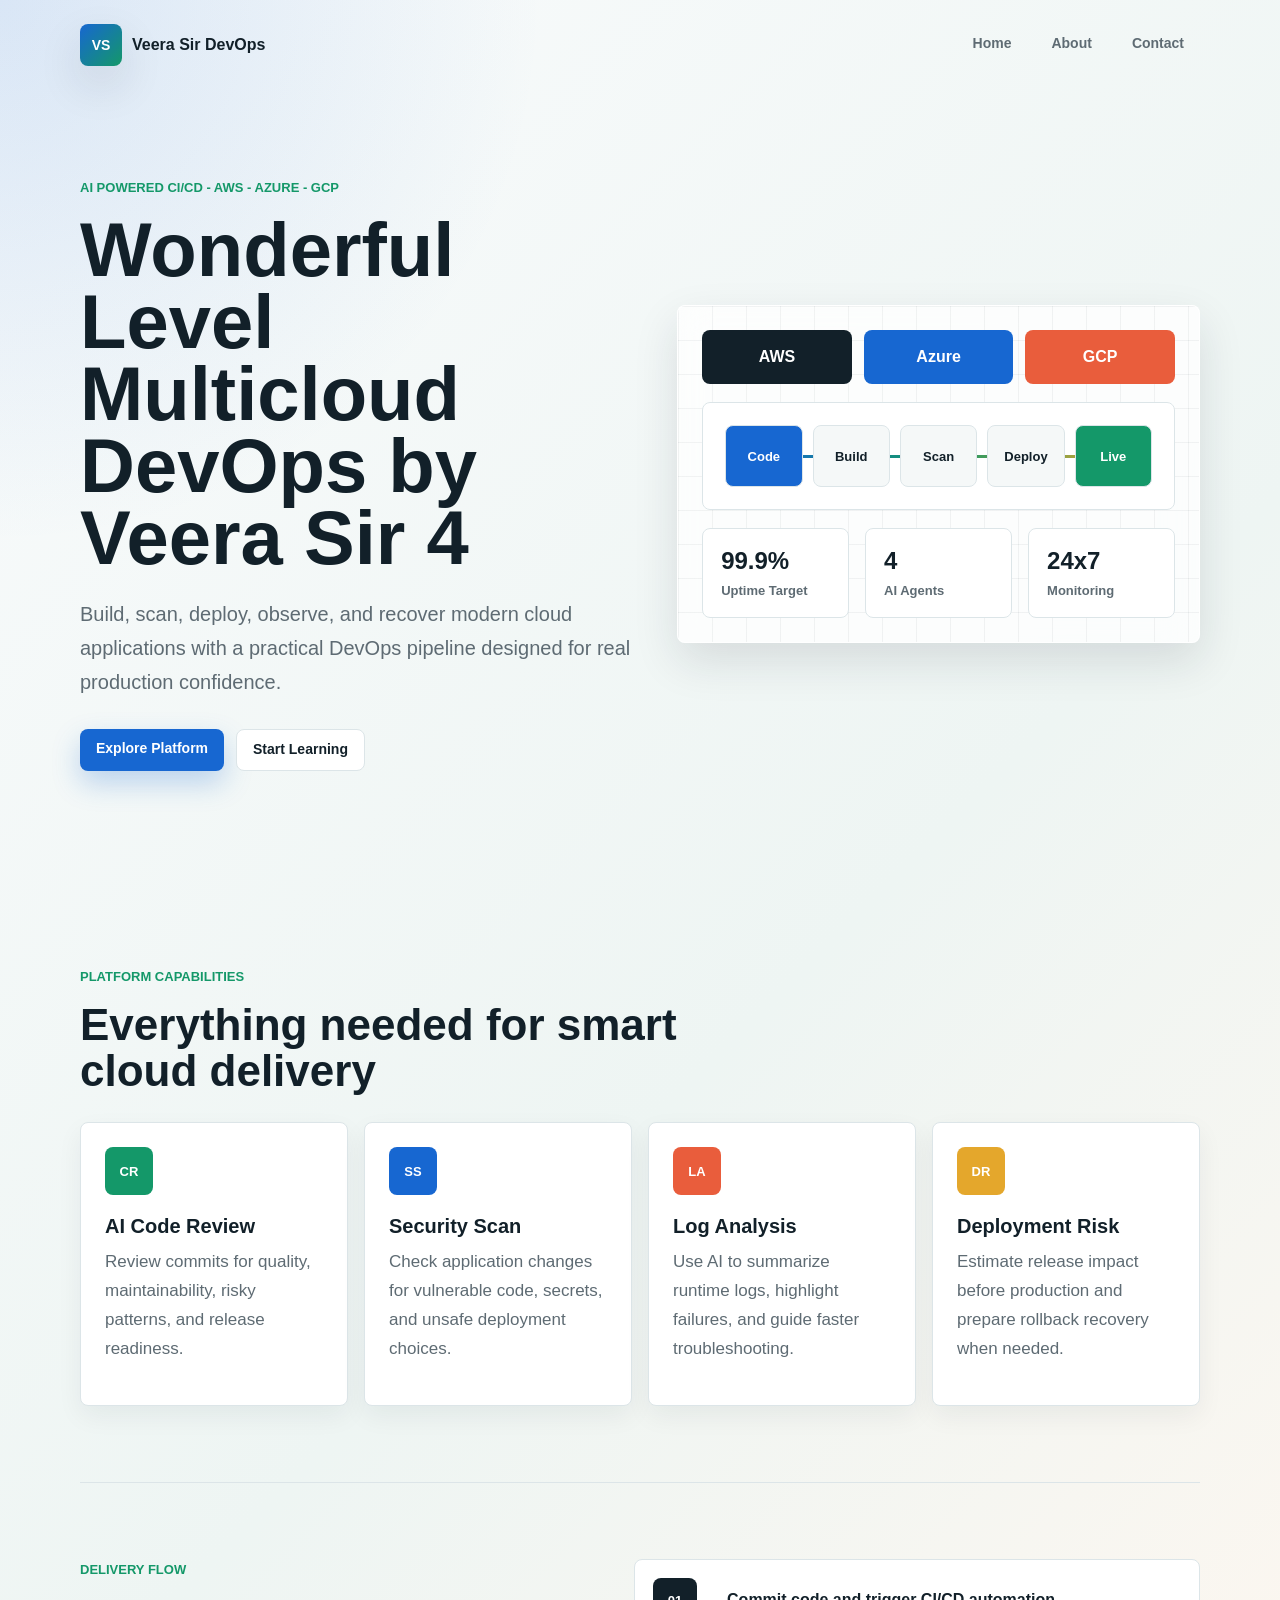
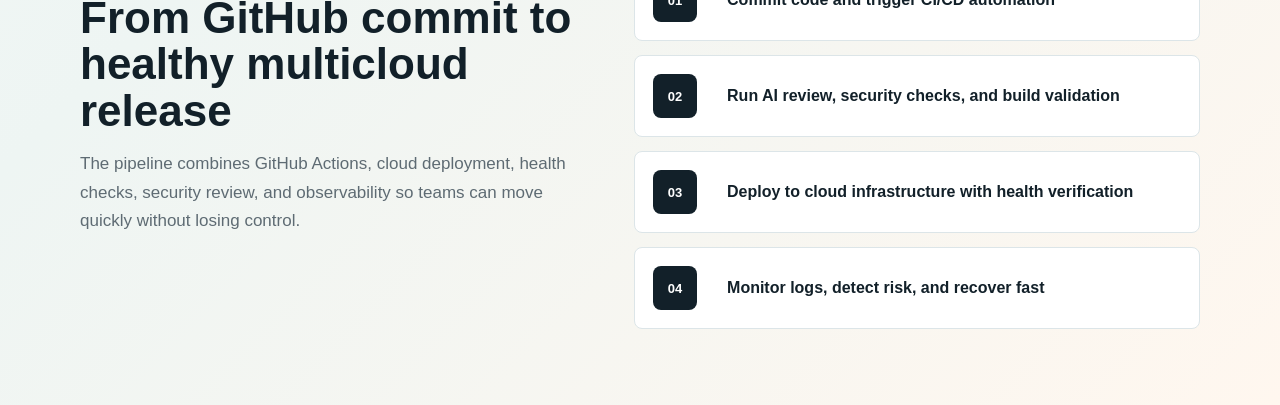
<file: templates/index.html>
<!DOCTYPE html>
<html lang="en">
<head>
    <meta charset="UTF-8">
    <meta name="viewport" content="width=device-width, initial-scale=1.0">
    <title>Multicloud DevOps by Veera Sir</title>
    <link rel="stylesheet" href="/static/style.css">
</head>

<body>
    <header class="site-header">
        <a class="brand" href="/">
            <span class="brand-mark">VS</span>
            <span>Veera Sir DevOps</span>
        </a>

        <nav class="nav-links" aria-label="Primary navigation">
            <a href="/">Home</a>
            <a href="/about">About</a>
            <a href="/contact">Contact</a>
        </nav>
    </header>

    <main>
        <section class="hero">
            <div class="hero-copy">
                <p class="eyebrow">AI powered CI/CD - AWS - Azure - GCP</p>
                <h1>Wonderful Level Multicloud DevOps by Veera Sir 4</h1>
                <p class="hero-text">
                    Build, scan, deploy, observe, and recover modern cloud applications with a practical
                    DevOps pipeline designed for real production confidence.
                </p>

                <div class="hero-actions">
                    <a class="button primary" href="/about">Explore Platform</a>
                    <a class="button secondary" href="/contact">Start Learning</a>
                </div>
            </div>

            <div class="ops-visual" aria-label="Multicloud DevOps pipeline status">
                <div class="cloud-row">
                    <span>AWS</span>
                    <span>Azure</span>
                    <span>GCP</span>
                </div>
                <div class="pipeline-card">
                    <div class="pipeline-line"></div>
                    <div class="node active">Code</div>
                    <div class="node">Build</div>
                    <div class="node">Scan</div>
                    <div class="node">Deploy</div>
                    <div class="node success">Live</div>
                </div>
                <div class="status-grid">
                    <div>
                        <strong>99.9%</strong>
                        <span>Uptime Target</span>
                    </div>
                    <div>
                        <strong>4</strong>
                        <span>AI Agents</span>
                    </div>
                    <div>
                        <strong>24x7</strong>
                        <span>Monitoring</span>
                    </div>
                </div>
            </div>
        </section>

        <section class="section">
            <div class="section-heading">
                <p class="eyebrow">Platform Capabilities</p>
                <h2>Everything needed for smart cloud delivery</h2>
            </div>

            <div class="feature-grid">
                <article class="feature-card">
                    <span class="feature-icon">CR</span>
                    <h3>AI Code Review</h3>
                    <p>Review commits for quality, maintainability, risky patterns, and release readiness.</p>
                </article>
                <article class="feature-card">
                    <span class="feature-icon">SS</span>
                    <h3>Security Scan</h3>
                    <p>Check application changes for vulnerable code, secrets, and unsafe deployment choices.</p>
                </article>
                <article class="feature-card">
                    <span class="feature-icon">LA</span>
                    <h3>Log Analysis</h3>
                    <p>Use AI to summarize runtime logs, highlight failures, and guide faster troubleshooting.</p>
                </article>
                <article class="feature-card">
                    <span class="feature-icon">DR</span>
                    <h3>Deployment Risk</h3>
                    <p>Estimate release impact before production and prepare rollback recovery when needed.</p>
                </article>
            </div>
        </section>

        <section class="section split-section">
            <div>
                <p class="eyebrow">Delivery Flow</p>
                <h2>From GitHub commit to healthy multicloud release</h2>
                <p>
                    The pipeline combines GitHub Actions, cloud deployment, health checks, security review,
                    and observability so teams can move quickly without losing control.
                </p>
            </div>

            <ol class="timeline">
                <li><span>01</span> Commit code and trigger CI/CD automation</li>
                <li><span>02</span> Run AI review, security checks, and build validation</li>
                <li><span>03</span> Deploy to cloud infrastructure with health verification</li>
                <li><span>04</span> Monitor logs, detect risk, and recover fast</li>
            </ol>
        </section>
    </main>
</body>
</html>
</file>
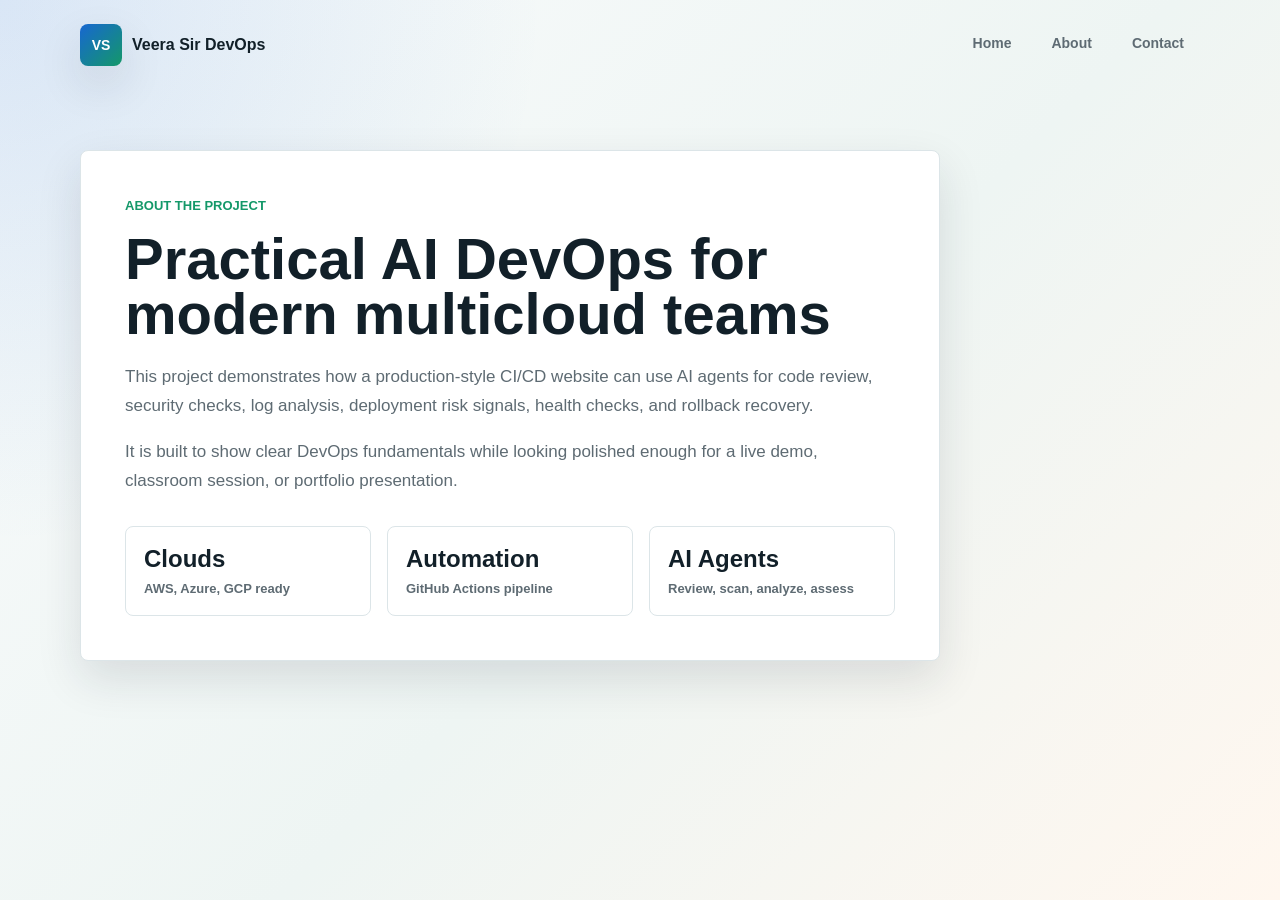
<file: templates/about.html>
<!DOCTYPE html>
<html lang="en">
<head>
    <meta charset="UTF-8">
    <meta name="viewport" content="width=device-width, initial-scale=1.0">
    <title>About | Multicloud DevOps by Veera Sir</title>
    <link rel="stylesheet" href="/static/style.css">
</head>

<body>
    <header class="site-header">
        <a class="brand" href="/">
            <span class="brand-mark">VS</span>
            <span>Veera Sir DevOps</span>
        </a>

        <nav class="nav-links" aria-label="Primary navigation">
            <a href="/">Home</a>
            <a href="/about">About</a>
            <a href="/contact">Contact</a>
        </nav>
    </header>

    <main class="page-shell">
        <section class="content-panel">
            <p class="eyebrow">About the Project</p>
            <h1>Practical AI DevOps for modern multicloud teams</h1>
            <p>
                This project demonstrates how a production-style CI/CD website can use AI agents for code
                review, security checks, log analysis, deployment risk signals, health checks, and rollback
                recovery.
            </p>
            <p>
                It is built to show clear DevOps fundamentals while looking polished enough for a live demo,
                classroom session, or portfolio presentation.
            </p>

            <div class="mini-grid">
                <div><strong>Clouds</strong><span>AWS, Azure, GCP ready</span></div>
                <div><strong>Automation</strong><span>GitHub Actions pipeline</span></div>
                <div><strong>AI Agents</strong><span>Review, scan, analyze, assess</span></div>
            </div>
        </section>
    </main>
</body>
</html>
</file>
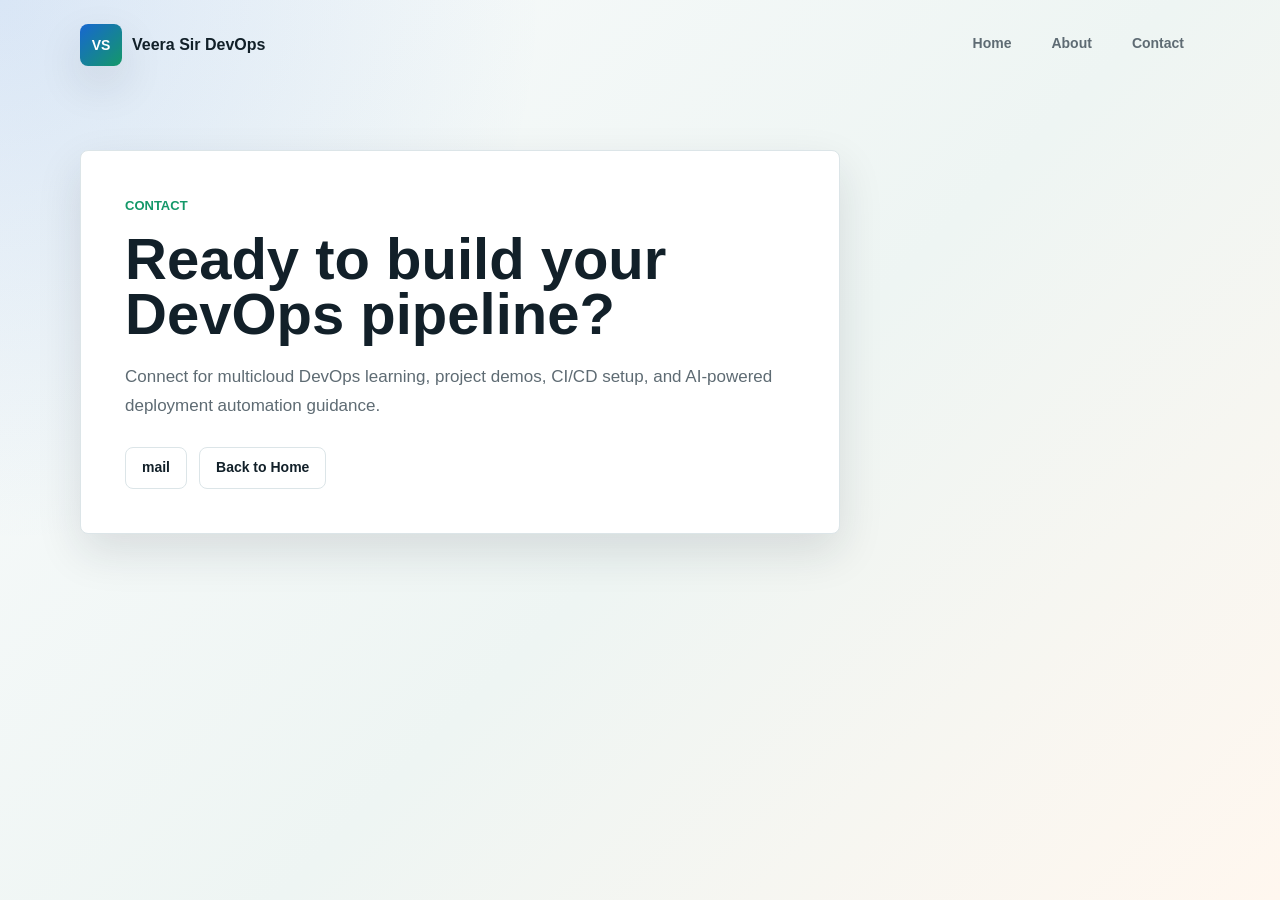
<file: templates/contact.html>
<!DOCTYPE html>
<html lang="en">
<head>
    <meta charset="UTF-8">
    <meta name="viewport" content="width=device-width, initial-scale=1.0">
    <title>Contact | Multicloud DevOps by Veera Sir</title>
    <link rel="stylesheet" href="/static/style.css">
</head>

<body>
    <header class="site-header">
        <a class="brand" href="/">
            <span class="brand-mark">VS</span>
            <span>Veera Sir DevOps</span>
        </a>

        <nav class="nav-links" aria-label="Primary navigation">
            <a href="/">Home</a>
            <a href="/about">About</a>
            <a href="/contact">Contact</a>
        </nav>
    </header>

    <main class="page-shell">
        <section class="content-panel contact-panel">
            <p class="eyebrow">Contact</p>
            <h1>Ready to build your DevOps pipeline?</h1>
            <p>
                Connect for multicloud DevOps learning, project demos, CI/CD setup, and AI-powered
                deployment automation guidance.
            </p>

            <div class="contact-list">
                <a href="mailto:veeraops">mail</a>
                <a href="/">Back to Home</a>
            </div>
        </section>
    </main>
</body>
</html>
</file>
<file: static/style.css>
:root {
    --ink: #122029;
    --muted: #5e6b73;
    --line: #dce5e8;
    --panel: #ffffff;
    --soft: #f5f8f8;
    --blue: #1767d1;
    --green: #149869;
    --coral: #e95d3c;
    --gold: #e4a72c;
    --shadow: 0 18px 45px rgba(22, 37, 46, 0.12);
}

* {
    box-sizing: border-box;
}

html {
    scroll-behavior: smooth;
}

body {
    min-height: 100vh;
    margin: 0;
    color: var(--ink);
    font-family: Arial, Helvetica, sans-serif;
    background:
        radial-gradient(circle at top left, rgba(23, 103, 209, 0.14), transparent 34rem),
        linear-gradient(135deg, #f9fbfc 0%, #eef5f3 54%, #fff7ef 100%);
}

a {
    color: inherit;
}

.site-header {
    display: flex;
    align-items: center;
    justify-content: space-between;
    gap: 24px;
    width: min(1120px, calc(100% - 32px));
    margin: 0 auto;
    padding: 24px 0;
}

.brand,
.nav-links,
.hero-actions,
.contact-list {
    display: flex;
    align-items: center;
}

.brand {
    gap: 10px;
    font-weight: 800;
    text-decoration: none;
}

.brand-mark {
    display: grid;
    width: 42px;
    height: 42px;
    place-items: center;
    color: #ffffff;
    font-size: 14px;
    letter-spacing: 0;
    background: linear-gradient(135deg, var(--blue), var(--green));
    border-radius: 8px;
    box-shadow: var(--shadow);
}

.nav-links {
    gap: 8px;
}

.nav-links a,
.button,
.contact-list a {
    min-height: 42px;
    padding: 12px 16px;
    border-radius: 8px;
    font-size: 14px;
    font-weight: 700;
    line-height: 1;
    text-decoration: none;
    transition: transform 160ms ease, background 160ms ease, color 160ms ease;
}

.nav-links a {
    color: var(--muted);
}

.nav-links a:hover,
.button:hover,
.contact-list a:hover {
    transform: translateY(-2px);
}

.hero,
.section,
.page-shell {
    width: min(1120px, calc(100% - 32px));
    margin: 0 auto;
}

.hero {
    display: grid;
    grid-template-columns: minmax(0, 1.03fr) minmax(340px, 0.97fr);
    gap: 42px;
    align-items: center;
    min-height: calc(100vh - 100px);
    padding: 40px 0 72px;
}

.eyebrow {
    margin: 0 0 14px;
    color: var(--green);
    font-size: 13px;
    font-weight: 800;
    letter-spacing: 0;
    text-transform: uppercase;
}

h1,
h2,
h3,
p {
    margin-top: 0;
}

h1 {
    max-width: 760px;
    margin-bottom: 22px;
    font-size: clamp(42px, 7vw, 76px);
    line-height: 0.95;
    letter-spacing: 0;
}

h2 {
    margin-bottom: 16px;
    font-size: clamp(30px, 4vw, 44px);
    line-height: 1.05;
    letter-spacing: 0;
}

h3 {
    margin-bottom: 10px;
    font-size: 20px;
}

p {
    color: var(--muted);
    font-size: 17px;
    line-height: 1.7;
}

.hero-text {
    max-width: 650px;
    font-size: 20px;
}

.hero-actions {
    flex-wrap: wrap;
    gap: 12px;
    margin-top: 30px;
}

.button.primary {
    color: #ffffff;
    background: var(--blue);
    box-shadow: 0 12px 28px rgba(23, 103, 209, 0.26);
}

.button.secondary,
.contact-list a {
    color: var(--ink);
    background: #ffffff;
    border: 1px solid var(--line);
}

.ops-visual {
    position: relative;
    overflow: hidden;
    padding: 24px;
    background: rgba(255, 255, 255, 0.78);
    border: 1px solid rgba(255, 255, 255, 0.84);
    border-radius: 8px;
    box-shadow: var(--shadow);
    backdrop-filter: blur(16px);
}

.ops-visual::before {
    position: absolute;
    inset: 0;
    pointer-events: none;
    content: "";
    background:
        linear-gradient(90deg, rgba(18, 32, 41, 0.05) 1px, transparent 1px),
        linear-gradient(rgba(18, 32, 41, 0.05) 1px, transparent 1px);
    background-size: 34px 34px;
}

.cloud-row,
.pipeline-card,
.status-grid {
    position: relative;
    z-index: 1;
}

.cloud-row {
    display: grid;
    grid-template-columns: repeat(3, 1fr);
    gap: 12px;
    margin-bottom: 18px;
}

.cloud-row span {
    padding: 18px 14px;
    color: #ffffff;
    font-weight: 800;
    text-align: center;
    background: var(--ink);
    border-radius: 8px;
}

.cloud-row span:nth-child(2) {
    background: var(--blue);
}

.cloud-row span:nth-child(3) {
    background: var(--coral);
}

.pipeline-card {
    display: grid;
    grid-template-columns: repeat(5, 1fr);
    gap: 10px;
    align-items: center;
    margin-bottom: 18px;
    padding: 22px;
    background: #ffffff;
    border: 1px solid var(--line);
    border-radius: 8px;
}

.pipeline-line {
    position: absolute;
    right: 36px;
    left: 36px;
    height: 3px;
    background: linear-gradient(90deg, var(--blue), var(--green), var(--gold));
}

.node {
    position: relative;
    display: grid;
    min-height: 62px;
    place-items: center;
    color: var(--ink);
    font-size: 13px;
    font-weight: 800;
    background: var(--soft);
    border: 1px solid var(--line);
    border-radius: 8px;
}

.node.active {
    color: #ffffff;
    background: var(--blue);
}

.node.success {
    color: #ffffff;
    background: var(--green);
}

.status-grid,
.feature-grid,
.mini-grid {
    display: grid;
    gap: 16px;
}

.status-grid {
    grid-template-columns: repeat(3, 1fr);
}

.status-grid div,
.feature-card,
.content-panel,
.mini-grid div {
    background: var(--panel);
    border: 1px solid var(--line);
    border-radius: 8px;
}

.status-grid div {
    padding: 18px;
}

.status-grid strong,
.mini-grid strong {
    display: block;
    margin-bottom: 6px;
    font-size: 24px;
}

.status-grid span,
.mini-grid span {
    color: var(--muted);
    font-size: 13px;
    font-weight: 700;
}

.section {
    padding: 76px 0;
}

.section-heading {
    max-width: 660px;
    margin-bottom: 28px;
}

.feature-grid {
    grid-template-columns: repeat(4, 1fr);
}

.feature-card {
    min-height: 238px;
    padding: 24px;
    box-shadow: 0 10px 26px rgba(22, 37, 46, 0.06);
}

.feature-icon {
    display: grid;
    width: 48px;
    height: 48px;
    margin-bottom: 20px;
    place-items: center;
    color: #ffffff;
    font-size: 13px;
    font-weight: 800;
    background: var(--green);
    border-radius: 8px;
}

.feature-card:nth-child(2) .feature-icon {
    background: var(--blue);
}

.feature-card:nth-child(3) .feature-icon {
    background: var(--coral);
}

.feature-card:nth-child(4) .feature-icon {
    background: var(--gold);
}

.split-section {
    display: grid;
    grid-template-columns: 0.95fr 1.05fr;
    gap: 42px;
    align-items: start;
    border-top: 1px solid var(--line);
}

.timeline {
    display: grid;
    gap: 14px;
    padding: 0;
    margin: 0;
    list-style: none;
}

.timeline li {
    display: grid;
    grid-template-columns: 58px 1fr;
    gap: 16px;
    align-items: center;
    padding: 18px;
    font-weight: 700;
    background: #ffffff;
    border: 1px solid var(--line);
    border-radius: 8px;
}

.timeline span {
    display: grid;
    width: 44px;
    height: 44px;
    place-items: center;
    color: #ffffff;
    font-size: 13px;
    background: var(--ink);
    border-radius: 8px;
}

.page-shell {
    min-height: calc(100vh - 100px);
    padding: 60px 0;
}

.content-panel {
    max-width: 860px;
    padding: 44px;
    box-shadow: var(--shadow);
}

.content-panel h1 {
    font-size: clamp(36px, 6vw, 58px);
}

.mini-grid {
    grid-template-columns: repeat(3, 1fr);
    margin-top: 30px;
}

.mini-grid div {
    padding: 18px;
}

.contact-panel {
    max-width: 760px;
}

.contact-list {
    flex-wrap: wrap;
    gap: 12px;
    margin-top: 26px;
}

@media (max-width: 900px) {
    .site-header,
    .hero,
    .section,
    .page-shell {
        width: min(100% - 24px, 720px);
    }

    .site-header,
    .hero,
    .split-section {
        grid-template-columns: 1fr;
    }

    .site-header {
        display: grid;
    }

    .nav-links {
        flex-wrap: wrap;
    }

    .hero {
        min-height: auto;
        padding-top: 28px;
    }

    .feature-grid,
    .mini-grid {
        grid-template-columns: repeat(2, 1fr);
    }
}

@media (max-width: 620px) {
    .brand span:last-child {
        font-size: 15px;
    }

    .nav-links a,
    .button,
    .contact-list a {
        flex: 1 1 auto;
        text-align: center;
    }

    h1 {
        font-size: 42px;
    }

    .ops-visual,
    .content-panel {
        padding: 18px;
    }

    .cloud-row,
    .pipeline-card,
    .status-grid,
    .feature-grid,
    .mini-grid {
        grid-template-columns: 1fr;
    }

    .pipeline-line {
        top: 34px;
        bottom: 34px;
        left: 50%;
        width: 3px;
        height: auto;
    }

    .feature-card {
        min-height: auto;
    }
}
</file>
